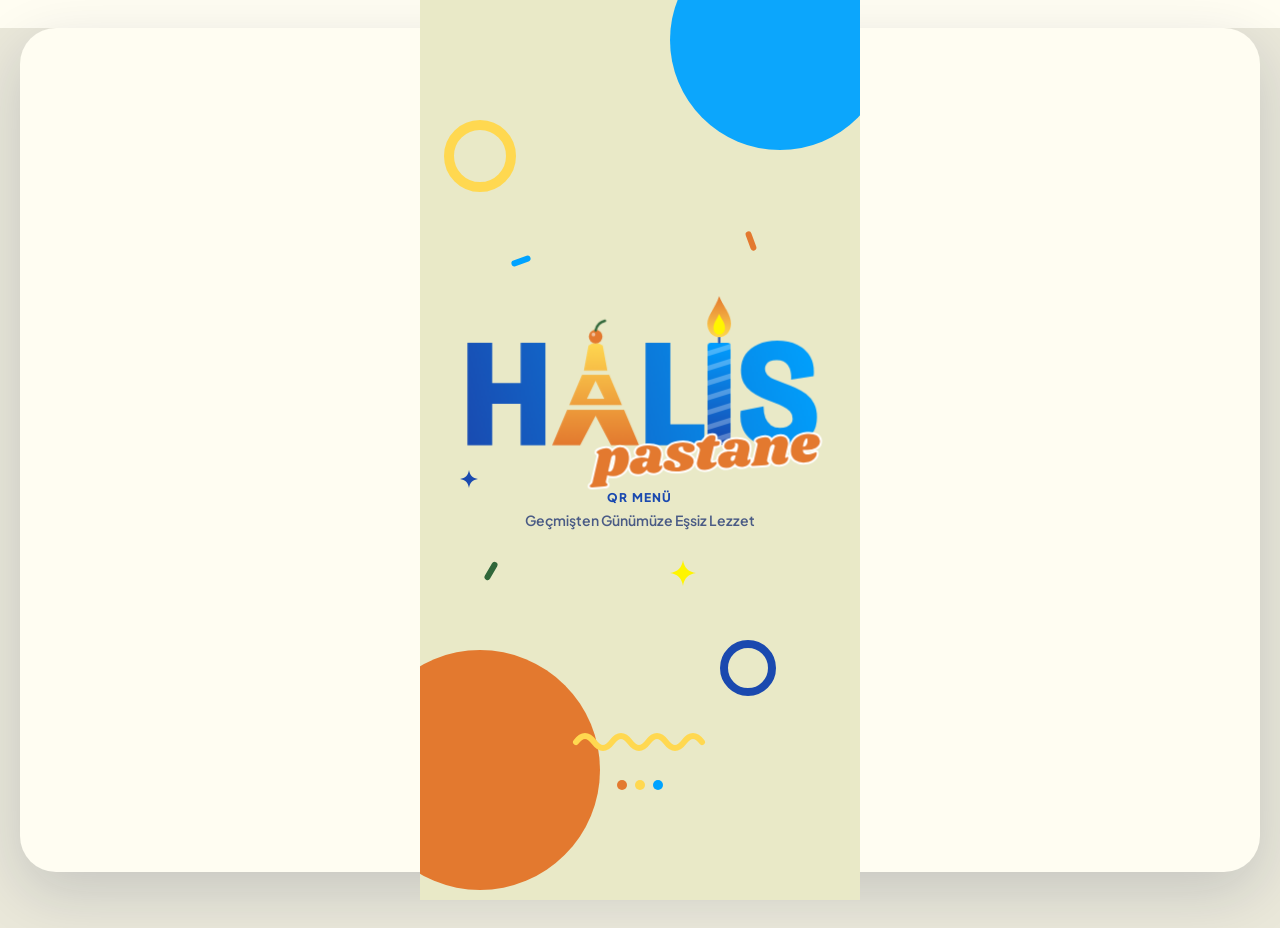
<file: index.html>
<!doctype html>
<html lang="tr">
<head>
  <meta name="robots" content="noindex, nofollow">
  <meta charset="utf-8">
  <meta name="viewport" content="width=device-width, initial-scale=1, viewport-fit=cover">
  <title>HALİS Pastane — QR Web Menü</title>
  <meta name="description" content="HALİS Pastane retro vitrin, modern akış QR Web Menüsü">
  
  <!-- PWA & Mobil Meta Etiketleri -->
  <meta name="theme-color" content="#1A49AF">
  <meta name="apple-mobile-web-app-capable" content="yes">
  <meta name="apple-mobile-web-app-status-bar-style" content="default">
  <meta name="apple-mobile-web-app-title" content="HALİS Menü">
  <link rel="manifest" href="./manifest.webmanifest">
  
  <!-- Favicon ve İkonlar -->
  <link rel="icon" type="image/svg+xml" href="./assets/ikonlar/ikon.svg">
  <link rel="icon" type="image/png" sizes="32x32" href="./assets/ikonlar/favicon-32.png">
  <link rel="apple-touch-icon" href="./assets/ikonlar/apple-touch-icon-180.png">
  
  <!-- Kritik Font Preload (Performans ve 0 Layout Shift) -->
  <link rel="preload" href="./fonts/BricolageGrotesque-VF.ttf" as="font" type="font/ttf" crossorigin>
  <link rel="preload" href="./fonts/PlusJakartaSans-VF.ttf" as="font" type="font/ttf" crossorigin>
  
  <!-- Google Fonts (latin-ext alt kümesi ile Türkçe karakterler & ₺ glifi) -->
  <link rel="preconnect" href="https://fonts.googleapis.com">
  <link rel="preconnect" href="https://fonts.gstatic.com" crossorigin>
  <link href="https://fonts.googleapis.com/css2?family=Bricolage+Grotesque:opsz,wght@12..96,700..800&family=Plus+Jakarta+Sans:wght@500..800&family=Shrikhand&display=swap&subset=latin-ext" rel="stylesheet">
  
  <!-- CSS Dosyaları (Göreli yollar) -->
  <link rel="stylesheet" href="./css/tokens.css">
  <link rel="stylesheet" href="./css/app.css">
</head>
<body>
  <!-- Uygulama Arayüz Kökü -->
  <div id="app-root"></div>

  <!-- Vanilla ES Module Giriş Noktası -->
  <script type="module" src="./js/app.js"></script>
</body>
</html>
</file>
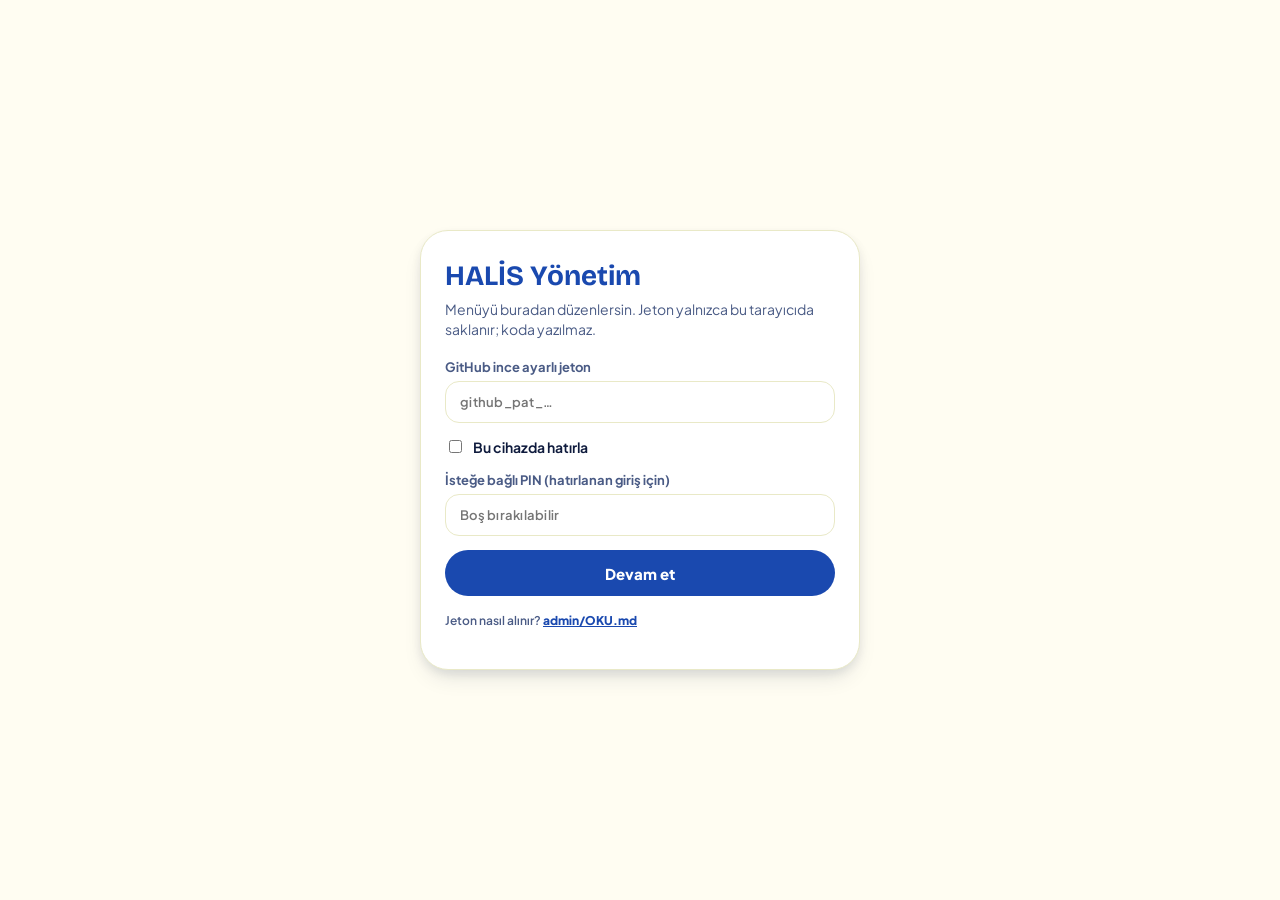
<file: admin/index.html>
<!doctype html>
<html lang="tr">
<head>
  <meta name="robots" content="noindex, nofollow">
  <meta charset="utf-8">
  <meta name="viewport" content="width=device-width, initial-scale=1, viewport-fit=cover">
  <title>HALİS — Yönetim</title>
  <meta name="theme-color" content="#1A49AF">
  <link rel="icon" type="image/svg+xml" href="../assets/ikonlar/ikon.svg">
  <link rel="preconnect" href="https://fonts.googleapis.com">
  <link rel="preconnect" href="https://fonts.gstatic.com" crossorigin>
  <link href="https://fonts.googleapis.com/css2?family=Bricolage+Grotesque:opsz,wght@12..96,700..800&family=Plus+Jakarta+Sans:wght@500..800&display=swap&subset=latin-ext" rel="stylesheet">
  <link rel="stylesheet" href="../css/tokens.css">
  <link rel="stylesheet" href="./css/admin.css">
</head>
<body>
  <div id="admin-root"></div>
  <script src="./js/qrcode.min.js"></script>
  <script type="module" src="./js/admin.js"></script>
</body>
</html>
</file>
<file: css/tokens.css>
/* HALİS Pastane — tasarım tokenları v1.0 (tokens.json ile birebir) */
/* Fontlar: Google Fonts (OFL) — latin-ext alt kümesi ŞART (İ ı Ş ş Ğ ğ ve ₺ U+20BA) */
/* <link href="https://fonts.googleapis.com/css2?family=Bricolage+Grotesque:opsz,wdth,wght@12..96,75..100,500..800&family=Plus+Jakarta+Sans:wght@500;600;700;800&family=Shrikhand&display=swap" rel="stylesheet"> */

:root {
  /* — Temel palet (kaynak) — */
  --renk-beyaz: #FFFFFF;        /* P1 White */
  --renk-sari: #FFD850;         /* P1 Yellow */
  --renk-acik-mavi: #009EFF;    /* P1 Light Blue */
  --renk-lacivert: #1A49AF;     /* P1 Dark Blue */
  --renk-limon: #FFF500;        /* P2 Shock Lemon Flash */
  --renk-plazma: #00A3FF;       /* P2 Plasma Blue Core */
  --renk-mandalina: #E3792F;    /* P3 Tangerine */
  --renk-fistik: #E9E9C7;       /* P3 Soft Pistacho */
  --renk-retro-yesil: #30673A;  /* P3 Retro Green */

  /* — Türetilmiş — */
  --renk-krem: #FFFDF2;
  --renk-fistik-50: #F4F4E3;
  --renk-gece: #0F1B3D;
  --renk-gece-800: #182A5C;
  --renk-murekkep-2: #4A5B85;
  --renk-mandalina-700: #B4561A;
  --renk-mandalina-100: #FBE3D2;
  --renk-plazma-100: #D6EEFF;
  --renk-yesil-100: #DCEBD8;
  --renk-sari-100: #FFF4C7;

  /* — Anlamsal (açık tema) — */
  --zemin: var(--renk-krem);
  --yuzey: var(--renk-beyaz);
  --yuzey-2: var(--renk-fistik-50);
  --metin: var(--renk-gece);
  --metin-2: var(--renk-murekkep-2);
  --baslik: var(--renk-lacivert);
  --vurgu: var(--renk-plazma);
  --buton-birincil: var(--renk-lacivert);
  --buton-birincil-metin: var(--renk-beyaz);
  --fiyat-zemin: var(--renk-limon);
  --fiyat-metin: var(--renk-gece);
  --kenar: var(--renk-fistik);
  --odak: var(--renk-plazma);

  /* — Kategori — */
  --kat-tatli: var(--renk-mandalina);      --kat-tatli-acik: var(--renk-mandalina-100);  --kat-tatli-metin: var(--renk-gece);
  --kat-dondurma: var(--renk-plazma);      --kat-dondurma-acik: var(--renk-plazma-100);  --kat-dondurma-metin: var(--renk-gece);
  --kat-unlu: var(--renk-sari);            --kat-unlu-acik: var(--renk-sari-100);        --kat-unlu-metin: var(--renk-retro-yesil);

  /* — Tipografi — */
  --font-baslik: 'Bricolage Grotesque', 'Plus Jakarta Sans', system-ui, sans-serif;
  --font-govde: 'Plus Jakarta Sans', system-ui, -apple-system, 'Segoe UI', sans-serif;
  --font-aksan: 'Shrikhand', 'Bricolage Grotesque', cursive;
  --fs-ekran: 40px; --fs-h1: 30px; --fs-h2: 22px; --fs-h3: 17px; --fs-govde: 15px; --fs-kucuk: 13px; --fs-etiket: 11px; --fs-fiyat: 20px; --fs-aksan: 24px;

  /* — Boşluk — */
  --b-1: 4px; --b-2: 8px; --b-3: 12px; --b-4: 16px; --b-5: 20px; --b-6: 24px; --b-8: 32px; --b-10: 40px; --b-12: 48px; --b-16: 64px;

  /* — Yarıçap — */
  --r-xs: 8px; --r-sm: 12px; --r-md: 18px; --r-lg: 24px; --r-xl: 32px; --r-kart: 28px; --r-panel: 32px; --r-tam: 999px;

  /* — Gölge — */
  --golge-1: 0 1px 2px rgba(15,27,61,.06), 0 2px 6px rgba(15,27,61,.06);
  --golge-2: 0 4px 10px rgba(15,27,61,.08), 0 12px 24px -8px rgba(15,27,61,.14);
  --golge-3: 0 10px 24px rgba(15,27,61,.10), 0 24px 48px -12px rgba(15,27,61,.22);
  --golge-tatli: 0 14px 28px -10px rgba(227,121,47,.55);
  --golge-dondurma: 0 14px 28px -10px rgba(0,163,255,.55);
  --golge-unlu: 0 14px 28px -10px rgba(214,170,30,.55);
  --golge-retro: 4px 4px 0 var(--renk-gece);

  /* — Hareket — */
  --sure-anlik: 90ms; --sure-hizli: 160ms; --sure-kisa: 220ms; --sure-orta: 350ms; --sure-uzun: 420ms; --sure-acilis: 1900ms;
  --egri-cikis: cubic-bezier(0.22, 1, 0.36, 1);
  --egri-vurgulu: cubic-bezier(0.2, 0, 0, 1);
  --egri-kapanis: cubic-bezier(0.4, 0, 0.2, 1);
  --egri-giris: cubic-bezier(0.4, 0, 1, 1);
  /* Yay eğrileri: CSS linear() ile örneklenmiş (Chrome 113+, Safari 17.2+, Firefox 112+). Desteklemeyen tarayıcıda --egri-cikis'e düşer. */
  --yay-yumusak: var(--egri-cikis);
  --yay-zipla: var(--egri-cikis);
  --yay-panel: var(--egri-cikis);
  --kademe-liste: 45ms; --kademe-metin: 40ms; --kademe-logo: 70ms;
  --basma-olcek: 0.95;

  /* — Katman — */
  --z-baslik: 20; --z-altbar: 30; --z-detay: 40; --z-toast: 50;
}
@supports (transition-timing-function: linear(0, 1)) {
  :root {
    /* sertlik 380 / sönümleme 30 / kütle 1  (≈453 ms, aşım ~%2.2) — animasyon süresi olarak 453ms verin */
    --yay-yumusak: linear(0, 0.0358, 0.1179, 0.2253, 0.3469, 0.4636, 0.5727, 0.6701, 0.7567, 0.8261, 0.8821, 0.9273, 0.9602, 0.9842, 1.0008, 1.012, 1.0182, 1.0212, 1.0219, 1.021, 1.0191, 1.0167, 1.014, 1.0115, 1.0091, 1.0069, 1.0051, 1.0036, 1.0025, 1.0015, 1.0008, 1.0003, 1);
    /* sertlik 500 / sönümleme 26 / kütle 1  (≈492 ms, aşım ~%10.5) — animasyon süresi olarak 492ms verin */
    --yay-zipla: linear(0, 0.0541, 0.1832, 0.3497, 0.5191, 0.6831, 0.8235, 0.9345, 1.0128, 1.0658, 1.0947, 1.1045, 1.1012, 1.089, 1.0721, 1.0544, 1.0368, 1.0215, 1.0095, 1.0003, 0.9941, 0.9906, 0.9891, 0.9892, 0.9903, 0.992, 0.9939, 0.9958, 0.9974, 0.9987, 0.9998, 1.0005, 1);
    /* sertlik 300 / sönümleme 28 / kütle 1  (≈510 ms, aşım ~%1.3) — animasyon süresi olarak 510ms verin */
    --yay-panel: linear(0, 0.0342, 0.1157, 0.2223, 0.3383, 0.4531, 0.5601, 0.6526, 0.7351, 0.8039, 0.86, 0.9043, 0.9384, 0.9633, 0.982, 0.995, 1.0036, 1.0089, 1.0117, 1.0127, 1.0126, 1.0118, 1.0105, 1.0091, 1.0076, 1.0062, 1.0049, 1.0038, 1.0029, 1.0021, 1.0014, 1.001, 1);
  }
}
[data-tema="koyu"] {
  --zemin: var(--renk-gece);
  --yuzey: var(--renk-gece-800);
  --yuzey-2: #1F3470;
  --metin: var(--renk-krem);
  --metin-2: #9DB0D9;
  --baslik: var(--renk-sari);
  --buton-birincil: var(--renk-sari);
  --buton-birincil-metin: var(--renk-gece);
  --kenar: #2A3F7A;
  --odak: var(--renk-limon);
  --golge-1: 0 1px 2px rgba(0,0,0,.3);
  --golge-2: 0 6px 18px rgba(0,0,0,.35);
  --golge-3: 0 16px 40px rgba(0,0,0,.45);
}
@media (prefers-reduced-motion: reduce) {
  :root { --sure-hizli: 1ms; --sure-kisa: 1ms; --sure-orta: 120ms; --sure-uzun: 120ms; --kademe-liste: 0ms; --kademe-metin: 0ms; }
}
</file>
<file: css/app.css>
/* HALİS QR Web Menü — Ana Stil Dosyası */
@import url('tokens.css');

/* Self-hosted fonts */
@font-face {
  font-family: 'Bricolage Grotesque';
  src: url('../fonts/BricolageGrotesque-VF.ttf') format('truetype');
  font-weight: 200 800;
  font-stretch: 75% 100%;
  font-display: swap;
}
@font-face {
  font-family: 'Plus Jakarta Sans';
  src: url('../fonts/PlusJakartaSans-VF.ttf') format('truetype');
  font-weight: 200 800;
  font-display: swap;
}
@font-face {
  font-family: 'Shrikhand';
  src: url('../fonts/Shrikhand-Regular.ttf') format('truetype');
  font-weight: 400;
  font-display: swap;
}

/* Reset & Global */
*, *::before, *::after {
  box-sizing: border-box;
  margin: 0;
  padding: 0;
  -webkit-tap-highlight-color: transparent;
}

html {
  background: var(--zemin);
  color: var(--metin);
  font-family: var(--font-govde);
  font-size: var(--fs-govde);
  -webkit-font-smoothing: antialiased;
  -moz-osx-font-smoothing: grayscale;
}

body {
  margin: 0;
  padding: 0;
  min-height: 100vh;
  min-height: 100dvh;
  background: var(--zemin);
}

/* Mobil çerçeve / Ana Kök */
#app-root {
  width: 100%;
  min-width: 0;
  max-width: 440px;
  min-height: 100vh;
  min-height: 100dvh;
  margin: 0 auto;
  background: var(--zemin);
  position: relative;
  overflow-x: hidden;
  display: flex;
  flex-direction: column;
}

@media (min-width: 480px) {
  body {
    background: #EAE8DA;
  }
  #app-root {
    box-shadow: 0 0 45px rgba(15, 27, 61, 0.12);
  }
}

button {
  font: inherit;
  color: inherit;
  border: 0;
  background: none;
  cursor: pointer;
  user-select: none;
}

a {
  color: inherit;
  text-decoration: none;
}

img {
  max-width: 100%;
  display: block;
}

/* Tipografi yardımcıları */
.h-ekran {
  font-family: var(--font-baslik);
  font-weight: 800;
  font-size: var(--fs-ekran);
  line-height: 1;
  letter-spacing: -0.02em;
  font-variation-settings: 'wdth' 92;
}

.h1 {
  font-family: var(--font-baslik);
  font-weight: 800;
  font-size: var(--fs-h1);
  line-height: 1.05;
  letter-spacing: -0.015em;
  font-variation-settings: 'wdth' 92;
}

.h2 {
  font-family: var(--font-baslik);
  font-weight: 700;
  font-size: var(--fs-h2);
  line-height: 1.15;
}

.h3 {
  font-family: var(--font-baslik);
  font-weight: 700;
  font-size: var(--fs-h3);
  line-height: 1.2;
}

.kucuk {
  font-size: var(--fs-kucuk);
  font-weight: 600;
  line-height: 1.4;
  color: var(--metin-2);
}

.etiket {
  font-size: var(--fs-etiket);
  font-weight: 800;
  letter-spacing: 0.08em;
  text-transform: uppercase;
}

.vurgu-etiket {
  color: var(--renk-mandalina-700);
}

.aksan {
  font-family: var(--font-aksan);
  font-size: var(--fs-aksan);
  line-height: 1;
}

/* İkonlar */
.ikon {
  width: 22px;
  height: 22px;
  stroke: currentColor;
  fill: none;
  stroke-width: 2.2;
  stroke-linecap: round;
  stroke-linejoin: round;
  flex: none;
  display: inline-block;
  vertical-align: middle;
}

/* Buton basma mikromimikleri */
.buton, .ikon-buton, .arti, .cip, .kart, .renk-kart, .secim, .satir, .segment button {
  transition: transform var(--sure-anlik) var(--egri-cikis), filter var(--sure-anlik) ease;
}

.buton:active, .ikon-buton:active, .arti:active, .kart:active, .renk-kart:active, .secim:active, .satir:active {
  transform: scale(0.95);
  filter: brightness(0.95);
}

/* Odak halkası */
:focus-visible {
  outline: 3px solid var(--odak);
  outline-offset: 2px;
}

/* Ekran & Kaydırma Taşıyıcı */
.ekran {
  position: relative;
  width: 100%;
  min-height: 100vh;
  min-height: 100dvh;
  display: flex;
  flex-direction: column;
  background: var(--zemin);
  overflow-x: hidden;
}

.kaydir {
  flex: 1;
  width: 100%;
  overflow-y: auto;
  overflow-x: hidden;
  -webkit-overflow-scrolling: touch;
  padding-bottom: 96px;
}

/* Üst Başlık Çubuğu */
.ust {
  position: sticky;
  top: 0;
  left: 0;
  right: 0;
  height: 64px;
  padding: 10px 16px;
  display: flex;
  align-items: center;
  gap: 8px;
  z-index: var(--z-baslik);
  transition: background 200ms ease, box-shadow 200ms ease;
}

.ust.seffaf {
  position: absolute;
  background: transparent !important;
}

.ust.gecis-arka {
  background: linear-gradient(var(--zemin) 75%, transparent);
}

.ust.kaydirilmis {
  background: rgba(255, 253, 242, 0.95);
  backdrop-filter: blur(12px);
  -webkit-backdrop-filter: blur(12px);
  box-shadow: 0 4px 16px rgba(15, 27, 61, 0.06);
}

.ust .logo {
  height: 34px;
  display: block;
}

.ust .bosluk {
  flex: 1;
}

.ikon-buton {
  width: 44px;
  height: 44px;
  border-radius: var(--r-tam);
  display: grid;
  place-items: center;
  background: var(--yuzey);
  box-shadow: var(--golge-1);
  color: var(--metin);
  position: relative;
  flex-shrink: 0;
}

.ikon-buton.koyu {
  background: var(--renk-gece);
  color: #fff;
}

.ikon-buton.cam {
  background: rgba(255, 255, 255, 0.92);
  color: var(--renk-gece);
  backdrop-filter: blur(8px);
  -webkit-backdrop-filter: blur(8px);
}

.ikon-buton .nokta {
  position: absolute;
  top: 9px;
  right: 10px;
  width: 9px;
  height: 9px;
  border-radius: 50%;
  background: var(--renk-mandalina);
  border: 2px solid var(--yuzey);
}

/* Çipler */
.cipler-kapsayici {
  position: relative;
  width: 100%;
}

.cipler {
  display: flex;
  gap: 8px;
  padding: 4px 16px;
  overflow-x: auto;
  scrollbar-width: none;
  -webkit-overflow-scrolling: touch;
  scroll-behavior: smooth;
  position: relative;
}

.cipler::-webkit-scrollbar {
  display: none;
}

.cipler::after {
  content: '';
  flex: none;
  width: 8px;
}

.cip {
  height: 40px;
  padding: 0 16px 0 12px;
  border-radius: var(--r-tam);
  display: inline-flex;
  align-items: center;
  gap: 8px;
  background: var(--yuzey);
  box-shadow: inset 0 0 0 1.5px var(--kenar);
  font-weight: 700;
  font-size: 14px;
  white-space: nowrap;
  color: var(--metin);
  flex-shrink: 0;
  position: relative;
  z-index: 2;
}

.cip .renk {
  width: 12px;
  height: 12px;
  border-radius: 50%;
  flex-shrink: 0;
}

.cip.secili {
  background: var(--renk-gece);
  color: #fff;
  box-shadow: var(--golge-2);
}

.cip .sayi {
  font-size: 11px;
  font-weight: 800;
  padding: 2px 7px;
  border-radius: 99px;
  background: var(--yuzey-2);
  color: var(--metin-2);
}

.cip.secili .sayi {
  background: rgba(255, 255, 255, 0.18);
  color: #fff;
}

/* Kategori sayfasındaki kayan hap çip arka planı */
.kat-cipler {
  position: relative;
  z-index: 10;
}

/* Fiyat etiketi (Shock Lemon çıkartma) */
.fiyat {
  display: inline-flex;
  align-items: center;
  height: 32px;
  padding: 0 12px;
  border-radius: var(--r-sm);
  background: var(--fiyat-zemin);
  color: var(--fiyat-metin);
  font-family: var(--font-baslik);
  font-weight: 800;
  font-size: var(--fs-fiyat);
  font-variant-numeric: tabular-nums;
  letter-spacing: -0.01em;
  box-shadow: 2px 2px 0 var(--renk-gece);
  transform: rotate(-2deg);
  white-space: nowrap;
}

.fiyat.kucuk-f {
  height: 26px;
  font-size: 16px;
  padding: 0 9px;
  border-radius: 9px;
}

.fiyat.buyuk {
  height: 44px;
  font-size: 28px;
  padding: 0 16px;
  border-radius: 14px;
  box-shadow: 3px 3px 0 var(--renk-gece);
}

.fiyat.duz {
  transform: none;
  box-shadow: none;
}

/* Rozetler */
.rozet {
  display: inline-flex;
  align-items: center;
  gap: 4px;
  height: 24px;
  padding: 0 10px;
  border-radius: var(--r-tam);
  font-size: 11px;
  font-weight: 800;
  letter-spacing: 0.04em;
  text-transform: uppercase;
  white-space: nowrap;
}

.rozetler {
  display: flex;
  gap: 6px;
  flex-wrap: wrap;
}

/* Butonlar */
.buton {
  height: 52px;
  padding: 0 22px;
  border-radius: var(--r-tam);
  display: inline-flex;
  align-items: center;
  justify-content: center;
  gap: 10px;
  font-weight: 800;
  font-size: 16px;
  letter-spacing: 0.005em;
  white-space: nowrap;
}

.buton.birincil {
  background: var(--buton-birincil);
  color: var(--buton-birincil-metin);
  box-shadow: 0 10px 20px -8px rgba(26, 73, 175, 0.6);
}

.buton.ikincil {
  background: var(--renk-sari);
  color: var(--renk-gece);
  box-shadow: 3px 3px 0 var(--renk-gece);
}

.buton.hayalet {
  background: transparent;
  color: var(--baslik);
  box-shadow: inset 0 0 0 2px currentColor;
}

.buton.genis {
  width: 100%;
}

.buton .ayrac {
  width: 1.5px;
  height: 20px;
  background: currentColor;
  opacity: 0.35;
}

/* Ürün görseli tabak & kare */
.tabak {
  border-radius: 50%;
  overflow: hidden;
  background: var(--renk-fistik);
  box-shadow: 0 0 0 6px #fff, var(--golge-3);
  position: relative;
  flex-shrink: 0;
}

.tabak img {
  width: 100%;
  height: 100%;
  object-fit: cover;
  transform: scale(1.22);
  display: block;
  pointer-events: none;
}

.kare-gorsel {
  border-radius: var(--r-lg);
  overflow: hidden;
  background: var(--renk-fistik);
  position: relative;
}

.kare-gorsel img {
  width: 100%;
  height: 100%;
  object-fit: cover;
  display: block;
  transform: scale(1.12);
  pointer-events: none;
}

/* Ürün kartı (2 Sütun Izgara) */
.izgara {
  display: grid;
  grid-template-columns: 1fr 1fr;
  gap: 14px;
  padding: 0 16px;
}

.kart {
  background: var(--yuzey);
  border-radius: var(--r-kart);
  padding: 8px 8px 12px;
  box-shadow: var(--golge-2);
  position: relative;
  display: flex;
  flex-direction: column;
  cursor: pointer;
}

.kart .kare-gorsel {
  aspect-ratio: 1;
  border-radius: 22px;
  width: 100%;
}

.kart .govde {
  padding: 10px 6px 0;
  display: flex;
  flex-direction: column;
  flex: 1;
}

.kart .ad {
  font-family: var(--font-baslik);
  font-weight: 800;
  font-size: 16px;
  line-height: 1.15;
  letter-spacing: -0.01em;
}

.kart .alt {
  display: flex;
  align-items: center;
  justify-content: space-between;
  margin-top: auto;
  padding-top: 10px;
}

.kart .rozetler {
  position: absolute;
  top: 14px;
  left: 14px;
  z-index: 2;
}

.arti {
  width: 36px;
  height: 36px;
  border-radius: 50%;
  background: var(--renk-gece);
  color: #fff;
  display: grid;
  place-items: center;
  flex-shrink: 0;
}

.arti .ikon {
  width: 18px;
  height: 18px;
  stroke-width: 2.8;
}

/* Satır kartı (Çok satanlar) */
.satir {
  display: flex;
  gap: 12px;
  align-items: center;
  background: var(--yuzey);
  border-radius: 22px;
  padding: 8px;
  box-shadow: var(--golge-1);
  cursor: pointer;
}

.satir .kare-gorsel {
  width: 76px;
  height: 76px;
  border-radius: 16px;
  flex: none;
}

.satir .ic {
  flex: 1;
  min-width: 0;
}

.satir .ad {
  font-family: var(--font-baslik);
  font-weight: 800;
  font-size: 16px;
  color: var(--metin);
}

/* Kategori kartı (Snap Carousel) */
.karusel {
  display: flex;
  gap: 12px;
  padding: 12px 16px;
  overflow-x: auto;
  scroll-snap-type: x mandatory;
  scrollbar-width: none;
  -webkit-overflow-scrolling: touch;
}

.karusel::-webkit-scrollbar {
  display: none;
}

.renk-kart {
  flex: none;
  width: 168px;
  height: 212px;
  border-radius: var(--r-kart);
  padding: 14px;
  position: relative;
  overflow: hidden;
  color: var(--renk-gece);
  scroll-snap-align: center;
  cursor: pointer;
  box-shadow: var(--golge-2);
}

.renk-kart .tabak {
  width: 112px;
  height: 112px;
  margin: 4px auto 0;
  box-shadow: 0 0 0 5px rgba(255, 255, 255, 0.9), 0 12px 20px -8px rgba(15, 27, 61, 0.35);
}

.renk-kart .ad {
  font-family: var(--font-baslik);
  font-weight: 800;
  font-size: 19px;
  line-height: 1.05;
  margin-top: 16px;
  letter-spacing: -0.01em;
}

.renk-kart .sayi {
  font-size: 12px;
  font-weight: 700;
  opacity: 0.8;
  margin-top: 3px;
}

.renk-kart .ok {
  position: absolute;
  right: 12px;
  bottom: 12px;
  width: 34px;
  height: 34px;
  border-radius: 50%;
  background: var(--renk-gece);
  color: #fff;
  display: grid;
  place-items: center;
}

.renk-kart .ok .ikon {
  width: 16px;
  height: 16px;
  stroke-width: 2.8;
}

.noktalar {
  display: flex;
  gap: 6px;
  justify-content: center;
  align-items: center;
  margin-top: 8px;
}

.noktalar i {
  width: 6px;
  height: 6px;
  border-radius: 3px;
  background: var(--kenar);
  display: block;
  transition: width var(--sure-orta) var(--egri-cikis), background var(--sure-kisa) ease;
}

.noktalar i.aktif {
  width: 20px;
  background: var(--renk-plazma);
}

/* Haftanın seçimi Hero Kartı */
.secim {
  margin: 0 16px;
  height: 196px;
  border-radius: var(--r-kart);
  background: var(--yuzey);
  box-shadow: var(--golge-3);
  position: relative;
  overflow: hidden;
  display: flex;
  cursor: pointer;
}

.secim .sol {
  padding: 18px 0 18px 20px;
  flex: 1;
  display: flex;
  flex-direction: column;
  z-index: 1;
}

.secim .tabak {
  position: absolute;
  right: -26px;
  top: 18px;
  width: 196px;
  height: 196px;
}

/* Kategori Başlık Bandı */
.kat-bant {
  position: relative;
  height: 250px;
  border-radius: 0 0 36px 36px;
  overflow: hidden;
  box-shadow: var(--golge-2);
}

.kat-bant .kat-baslik {
  position: absolute;
  left: 20px;
  top: 92px;
}

/* Ürün Detay Ekranı */
.detay-ekran {
  position: absolute;
  inset: 0;
  display: flex;
  flex-direction: column;
  overflow: hidden;
  z-index: var(--z-detay);
}

.detay-ust {
  position: absolute;
  left: 0;
  right: 0;
  top: 0;
  height: 520px;
  overflow: hidden;
  transform-origin: 50% 0;
}

.detay-tabak-alani {
  position: absolute;
  left: 0;
  right: 0;
  top: 92px;
  display: flex;
  justify-content: center;
  align-items: center;
  touch-action: pan-y;
}

.detay-tabak {
  width: 300px;
  height: 300px;
  box-shadow: 0 0 0 8px rgba(255, 255, 255, 0.95), 0 30px 50px -18px rgba(15, 27, 61, 0.5);
  cursor: grab;
  user-select: none;
  touch-action: pan-y;
  will-change: transform, opacity;
}

.detay-butonlar {
  position: absolute;
  left: 16px;
  right: 16px;
  top: 14px;
  display: flex;
  align-items: center;
  gap: 8px;
  z-index: 15;
}

.detay-baslik-gizli {
  margin-left: 6px;
  flex: 1;
  font-family: var(--font-baslik);
  font-weight: 800;
  font-size: 18px;
  white-space: nowrap;
  overflow: hidden;
  text-overflow: ellipsis;
  opacity: 0;
  transition: opacity 160ms ease;
}

/* Kayar Panel */
.panel {
  position: absolute;
  left: 0;
  right: 0;
  top: 452px;
  bottom: 0;
  background: var(--yuzey);
  border-radius: var(--r-panel) var(--r-panel) 0 0;
  padding: 26px 20px 100px;
  box-shadow: 0 -10px 30px -12px rgba(15, 27, 61, 0.2);
  overflow-y: auto;
  -webkit-overflow-scrolling: touch;
  scrollbar-width: none;
  -ms-overflow-style: none;
}

.panel::-webkit-scrollbar {
  display: none;
}

.tutamac {
  position: sticky;
  top: -16px;
  width: 40px;
  height: 5px;
  margin: -16px auto 16px;
  border-radius: 3px;
  background: var(--kenar);
  z-index: 5;
}

.segment {
  display: flex;
  padding: 4px;
  border-radius: var(--r-tam);
  background: var(--yuzey-2);
  gap: 4px;
}

.segment button {
  flex: 1;
  height: 40px;
  border-radius: var(--r-tam);
  font-weight: 800;
  font-size: 13px;
  display: flex;
  flex-direction: column;
  align-items: center;
  justify-content: center;
  line-height: 1.1;
  color: var(--metin-2);
}

.segment button small {
  font-size: 11px;
  font-weight: 700;
  opacity: 0.8;
}

.segment button.secili {
  background: var(--yuzey);
  color: var(--metin);
  box-shadow: var(--golge-1);
}

.alerjen {
  display: inline-flex;
  align-items: center;
  gap: 6px;
  height: 32px;
  padding: 0 12px 0 6px;
  border-radius: var(--r-tam);
  background: var(--yuzey-2);
  font-size: 13px;
  font-weight: 700;
}

.alerjen b {
  width: 22px;
  height: 22px;
  border-radius: 50%;
  display: grid;
  place-items: center;
  font-size: 12px;
  background: var(--renk-mandalina-100);
  color: var(--renk-mandalina-700);
}

.cta-sabit {
  position: absolute;
  left: 0;
  right: 0;
  bottom: 0;
  padding: 14px 20px 24px;
  background: linear-gradient(to top, var(--yuzey) 75%, rgba(255, 255, 255, 0));
  z-index: 25;
}

/* Alt Bar (Floating Pill) */
.altbar {
  position: fixed;
  bottom: 16px;
  left: 50%;
  transform: translateX(-50%);
  width: calc(100% - 28px);
  max-width: 412px;
  height: 68px;
  border-radius: 26px;
  background: var(--renk-gece);
  display: flex;
  align-items: center;
  justify-content: space-around;
  padding: 0 8px;
  z-index: var(--z-altbar);
  box-shadow: 0 16px 30px -10px rgba(15, 27, 61, 0.55);
}

.altbar button {
  display: flex;
  flex-direction: column;
  align-items: center;
  gap: 3px;
  color: rgba(255, 255, 255, 0.62);
  font-size: 11px;
  font-weight: 700;
  width: 72px;
  position: relative;
}

.altbar button.aktif {
  color: var(--renk-limon);
}

.altbar button.aktif::after {
  content: '';
  position: absolute;
  bottom: -9px;
  width: 5px;
  height: 5px;
  border-radius: 50%;
  background: var(--renk-limon);
}

.altbar .sepet-sayi {
  position: absolute;
  top: -4px;
  right: 14px;
  min-width: 18px;
  height: 18px;
  border-radius: 9px;
  background: var(--renk-mandalina);
  color: var(--renk-gece);
  font-size: 11px;
  font-weight: 800;
  display: grid;
  place-items: center;
  padding: 0 4px;
}

/* Bölüm Başlığı */
.bolum-baslik {
  display: flex;
  align-items: baseline;
  justify-content: space-between;
  padding: 0 16px;
}

.bolum-baslik a {
  font-size: 13px;
  font-weight: 800;
  color: var(--renk-lacivert);
  text-decoration: none;
}

/* Dekoratif öğeler */
.deko {
  position: absolute;
  pointer-events: none;
  user-select: none;
}

/* Bildirim (Toast) */
.toast {
  position: fixed;
  bottom: 96px;
  left: 50%;
  transform: translateX(-50%);
  width: calc(100% - 40px);
  max-width: 380px;
  display: flex;
  align-items: center;
  gap: 12px;
  background: var(--renk-gece);
  color: #fff;
  border-radius: 999px;
  padding: 10px 18px 10px 10px;
  font-weight: 700;
  box-shadow: var(--golge-3);
  z-index: var(--z-toast);
  pointer-events: none;
}

.toast .tabak {
  width: 40px;
  height: 40px;
  box-shadow: 0 0 0 3px #fff;
}

/* Açılış (Splash) Ekranı */
.splash-ekran {
  position: fixed;
  inset: 0;
  max-width: 440px;
  margin: 0 auto;
  background: var(--renk-fistik);
  z-index: 100;
  overflow: hidden;
  display: flex;
  flex-direction: column;
}

.splash-logo-sahne {
  position: absolute;
  left: 36px;
  right: 36px;
  top: 290px;
}

.splash-logo-sahne svg {
  width: 100%;
  height: auto;
  overflow: visible;
}

.splash-karsilama {
  position: absolute;
  left: 0;
  right: 0;
  top: 490px;
  text-align: center;
}

.splash-yukleniyor {
  position: absolute;
  left: 0;
  right: 0;
  bottom: 110px;
  display: flex;
  justify-content: center;
  gap: 8px;
}

.splash-yukleniyor i {
  width: 10px;
  height: 10px;
  border-radius: 5px;
  display: block;
}

/* View Transitions CSS Tanımları */
::view-transition-group(urun-zemin) {
  animation-duration: 350ms;
  animation-timing-function: cubic-bezier(0.2, 0, 0, 1);
}

::view-transition-group(urun-tabak) {
  animation-duration: 420ms;
  animation-timing-function: var(--yay-yumusak);
}

::view-transition-old(root) {
  animation: 200ms cubic-bezier(0.4, 0, 1, 1) both kaybol;
}

::view-transition-new(root) {
  animation: 260ms cubic-bezier(0.22, 1, 0.36, 1) both belire;
}

@keyframes kaybol {
  to {
    opacity: 0;
    transform: scale(0.96);
  }
}

@keyframes belire {
  from {
    opacity: 0;
    transform: scale(1.02);
  }
  to {
    opacity: 1;
    transform: scale(1);
  }
}

/* Erişilebilirlik (prefers-reduced-motion) */
@media (prefers-reduced-motion: reduce) {
  *, *::before, *::after {
    animation-duration: 0.01ms !important;
    animation-iteration-count: 1 !important;
    transition-duration: 0.01ms !important;
  }
  ::view-transition-group(*),
  ::view-transition-old(*),
  ::view-transition-new(*) {
    animation: none !important;
  }
}

/* ========================================================
   AŞAMA 2: ARAMA, KOYU TEMA, TABLET & MASAÜSTÜ DÜZENLERİ
   ======================================================== */

/* Arama Kutusu ve Vurgular */
.arama-kutu {
  height: 50px;
  border-radius: var(--r-tam);
  background: var(--yuzey);
  box-shadow: inset 0 0 0 2px var(--renk-plazma), 0 0 0 4px rgba(0, 163, 255, 0.16);
  display: flex;
  align-items: center;
  gap: 10px;
  padding: 0 8px 0 16px;
  font-weight: 700;
  font-size: 15px;
  color: var(--metin);
  position: relative;
  transition: box-shadow var(--sure-hizli) ease;
}

.arama-kutu:focus-within {
  box-shadow: inset 0 0 0 2px var(--renk-plazma), 0 0 0 6px rgba(0, 163, 255, 0.25);
}

.arama-kutu input {
  border: none;
  background: transparent;
  color: var(--metin);
  font-family: inherit;
  font-size: 15px;
  font-weight: 600;
  outline: none;
  width: 100%;
  flex: 1;
}

.arama-kutu input::placeholder {
  color: var(--metin-2);
  opacity: 0.7;
}

.arama-kutu input::-webkit-search-cancel-button {
  display: none;
}

.imlec {
  display: inline-block;
  width: 2px;
  height: 20px;
  background: var(--renk-plazma);
  margin-left: 1px;
  vertical-align: middle;
}

mark {
  background: var(--renk-limon);
  color: var(--renk-gece);
  border-radius: 4px;
  padding: 0 3px;
  font-weight: 800;
}

/* Koyu Tema Ayarlamaları (data-tema="koyu") */
[data-tema="koyu"] body {
  background: #080E21;
}

[data-tema="koyu"] .altbar {
  background: #22367A;
  box-shadow: 0 16px 30px -10px rgba(0, 0, 0, 0.7);
}

[data-tema="koyu"] .altbar button.aktif {
  color: var(--renk-limon);
}

[data-tema="koyu"] .altbar button.aktif::after {
  background: var(--renk-limon);
}

[data-tema="koyu"] .cip.secili {
  background: var(--renk-sari);
  color: var(--renk-gece);
}

[data-tema="koyu"] .cip.secili .sayi {
  background: rgba(15, 27, 61, 0.15);
  color: var(--renk-gece);
}

[data-tema="koyu"] .arti {
  background: var(--renk-sari);
  color: var(--renk-gece);
}

[data-tema="koyu"] .bolum-baslik a {
  color: var(--renk-plazma);
}

[data-tema="koyu"] .vurgu-etiket {
  color: var(--renk-mandalina);
}

[data-tema="koyu"] .ust.kaydirilmis {
  background: rgba(15, 27, 61, 0.95);
  backdrop-filter: blur(12px);
  -webkit-backdrop-filter: blur(12px);
  box-shadow: 0 4px 16px rgba(0, 0, 0, 0.45);
}

[data-tema="koyu"] .cta-sabit {
  background: linear-gradient(to top, var(--yuzey) 75%, rgba(24, 42, 92, 0));
}

[data-tema="koyu"] .ikon-buton.cam {
  background: rgba(24, 42, 92, 0.92);
  color: var(--renk-krem);
}

[data-tema="koyu"] .toast {
  background: #182A5C;
  color: var(--renk-krem);
  box-shadow: 0 12px 36px rgba(0, 0, 0, 0.5);
}

/* Tablet Düzeni (600px - 1023px) */
@media (min-width: 600px) {
  body {
    background: #EAE8DA;
  }
  
  [data-tema="koyu"] body {
    background: #080E21;
  }

  #app-root {
    max-width: 820px;
    box-shadow: 0 0 50px rgba(15, 27, 61, 0.12);
    border-radius: 28px;
    margin: 20px auto;
    min-height: calc(100vh - 40px);
    min-height: calc(100dvh - 40px);
    overflow: hidden;
  }

  .izgara {
    grid-template-columns: repeat(3, 1fr);
    gap: 16px;
    padding: 0 24px;
  }

  .secim {
    margin: 0 24px;
    height: 210px;
  }

  .secim .tabak {
    right: 0;
    width: 210px;
    height: 210px;
  }

  .bolum-baslik {
    padding: 0 24px;
  }

  .cipler {
    padding: 4px 24px;
  }

  .kat-bant {
    border-radius: 0 0 40px 40px;
  }

  .altbar {
    width: 440px;
    max-width: 90%;
    left: 50%;
    transform: translateX(-50%);
  }

  .arama-ekran .kaydir,
  .bilgi-ekran .kaydir,
  .listem-ekran .kaydir {
    padding-left: 12px;
    padding-right: 12px;
  }
}

/* Masaüstü Düzeni (1024px ve üzeri) */
@media (min-width: 1024px) {
  #app-root {
    max-width: 1240px;
    margin: 28px auto;
    min-height: calc(100vh - 56px);
    min-height: calc(100dvh - 56px);
    border-radius: 36px;
    box-shadow: 0 20px 60px rgba(15, 27, 61, 0.16);
  }

  .ust {
    height: 72px;
    padding: 14px 36px;
  }

  .ust .logo {
    height: 38px;
  }

  .izgara {
    grid-template-columns: repeat(3, 1fr);
    gap: 20px;
    padding: 0 36px;
  }

  .kart {
    padding: 10px 10px 14px;
  }

  .secim {
    margin: 0 36px;
    height: 230px;
  }

  .secim .tabak {
    width: 240px;
    height: 240px;
    right: 10px;
  }

  .bolum-baslik {
    padding: 0 36px;
  }

  .cipler {
    padding: 4px 36px;
  }

  .altbar {
    width: 480px;
    height: 72px;
    bottom: 24px;
    border-radius: 30px;
  }

  .kaydir {
    padding-bottom: 120px;
  }

  /* Arama, Listem ve Bilgi sayfalarında masaüstü genişletilmiş okuma alanı */
  .arama-ekran .kaydir,
  .bilgi-ekran .kaydir,
  .listem-ekran .kaydir {
    max-width: 900px;
    margin: 0 auto;
    padding-left: 20px;
    padding-right: 20px;
  }
}


/* ——— v3: dil, tükendi, açık/kapalı, ekstra, özel pasta ——— */
.dil-buton {
  font-weight: 800;
  font-size: 12px;
  letter-spacing: .04em;
  min-width: 40px;
}
.kart.tukendi, .satir.tukendi { opacity: .82; }
.tukendi-ortu {
  position: absolute;
  inset: 0;
  display: grid;
  place-items: center;
  background: rgba(15,27,61,.45);
  color: #fff;
  font-weight: 800;
  font-size: 13px;
  letter-spacing: .02em;
  border-radius: inherit;
}
.kare-gorsel { position: relative; }
.tukendi-ortu.kucuk-ortu { font-size: 10px; }
.tukendi-rozet { background: var(--renk-gece); color: var(--renk-limon); }
.tukendi-mini {
  font-size: 11px;
  font-weight: 800;
  color: var(--renk-mandalina-700);
  white-space: nowrap;
}
.ornek-etiket { font-weight: 700; font-size: 10px; opacity: .75; margin-left: 4px; }
.durum-acik { background: var(--renk-yesil-100); color: var(--renk-retro-yesil); }
.durum-yakinda { background: var(--renk-sari-100); color: var(--renk-mandalina-700); }
.durum-kapali { background: var(--yuzey-2); color: var(--metin-2); }
.etiket.durum-acik, .etiket.durum-yakinda, .etiket.durum-kapali { padding: 4px 8px; border-radius: 999px; }
.ekstra-liste { display: flex; flex-direction: column; gap: 8px; }
.ekstra-satir {
  display: flex;
  align-items: center;
  gap: 10px;
  background: var(--yuzey-2);
  border-radius: 14px;
  padding: 10px 12px;
  font-weight: 650;
  cursor: pointer;
}
.ekstra-satir input { width: 18px; height: 18px; accent-color: var(--renk-lacivert); }
.ekstra-satir span:nth-child(2) { flex: 1; }
.ozel-pasta-cta {
  display: flex;
  gap: 14px;
  align-items: center;
  background: var(--yuzey);
  border: 1px solid var(--kenar);
  border-radius: var(--r-kart);
  padding: 16px 18px;
  box-shadow: var(--golge-1);
  text-decoration: none;
  color: inherit;
}
.ozel-pasta-cta strong { display: block; font-family: var(--font-baslik); font-size: 16px; color: var(--baslik); }
.ozel-pasta-cta small { display: block; margin-top: 4px; color: var(--metin-2); font-size: 13px; line-height: 1.4; }
.ozel-form { display: flex; flex-direction: column; gap: 12px; }
.ozel-form label { display: flex; flex-direction: column; gap: 6px; font-size: 13px; font-weight: 700; color: var(--metin-2); }
.ozel-form input, .ozel-form textarea {
  border: 1px solid var(--kenar);
  border-radius: 14px;
  padding: 12px 14px;
  font: inherit;
  font-weight: 600;
  color: var(--metin);
  background: var(--yuzey);
}
.uyari-kutu {
  background: var(--renk-sari-100);
  color: var(--renk-gece);
  border-radius: 16px;
  padding: 12px 14px;
  font-size: 13px;
  font-weight: 650;
  margin-bottom: 14px;
}
button.buton:disabled, button.buton[disabled] {
  opacity: .6;
  cursor: not-allowed;
}
</file>
<file: admin/css/admin.css>
*, *::before, *::after { box-sizing: border-box; }
html, body { margin: 0; min-height: 100%; background: var(--zemin); color: var(--metin); font-family: var(--font-govde); }
button, input, select, textarea { font: inherit; }
button { cursor: pointer; border: 0; background: none; }
a { color: var(--baslik); }

#admin-root { min-height: 100vh; }

.giris-sarici {
  min-height: 100vh;
  display: grid;
  place-items: center;
  padding: 24px 16px;
}
.giris-kart {
  width: 100%;
  max-width: 440px;
  background: var(--yuzey);
  border-radius: 28px;
  padding: 28px 24px;
  box-shadow: var(--golge-2);
  border: 1px solid var(--kenar);
}
.giris-kart h1 {
  font-family: var(--font-baslik);
  font-size: 28px;
  margin: 0 0 6px;
  color: var(--baslik);
}
.giris-kart .alt { color: var(--metin-2); font-size: 14px; margin-bottom: 20px; line-height: 1.45; }
.alan { display: flex; flex-direction: column; gap: 6px; margin-bottom: 14px; font-size: 13px; font-weight: 700; color: var(--metin-2); }
.alan input, .alan select, .alan textarea, .kutu {
  border: 1px solid var(--kenar);
  border-radius: 14px;
  padding: 12px 14px;
  font-weight: 600;
  color: var(--metin);
  background: var(--yuzey);
  width: 100%;
}
.alan input[type="password"], .alan input[type="text"] { letter-spacing: 0.02em; }
.satir-secim { display: flex; align-items: center; gap: 8px; font-weight: 650; font-size: 14px; color: var(--metin); margin: 8px 0 16px; }
.btn {
  display: inline-flex; align-items: center; justify-content: center; gap: 8px;
  height: 46px; padding: 0 18px; border-radius: 999px; font-weight: 800; font-size: 15px;
}
.btn-ana { background: var(--buton-birincil); color: var(--buton-birincil-metin); width: 100%; }
.btn-ikincil { background: var(--yuzey-2); color: var(--metin); }
.btn-tehlike { background: #fde8e4; color: #9b2c14; }
.btn-hayalet { background: transparent; color: var(--metin-2); }
.btn:disabled { opacity: .55; cursor: not-allowed; }
.hata { background: #fde8e4; color: #9b2c14; border-radius: 12px; padding: 10px 12px; font-size: 13px; font-weight: 650; margin-bottom: 12px; }
.ok { background: var(--renk-yesil-100); color: var(--renk-retro-yesil); border-radius: 12px; padding: 10px 12px; font-size: 13px; font-weight: 650; margin-bottom: 12px; }
.uyari { background: var(--renk-sari-100); color: var(--renk-gece); border-radius: 12px; padding: 10px 12px; font-size: 13px; font-weight: 650; margin-bottom: 12px; }
.kucuk { font-size: 12px; color: var(--metin-2); font-weight: 600; line-height: 1.45; }
.kucuk a { font-weight: 800; }

.kabuk { display: grid; grid-template-columns: 220px 1fr; min-height: 100vh; }
.yan {
  background: var(--renk-lacivert);
  color: #fff;
  padding: 22px 14px;
  position: sticky; top: 0; height: 100vh;
  display: flex; flex-direction: column; gap: 6px;
}
.yan .logo { font-family: var(--font-baslik); font-size: 22px; padding: 4px 10px 16px; }
.yan button, .yan a {
  color: #fff; text-align: left; padding: 10px 12px; border-radius: 12px;
  font-weight: 700; text-decoration: none; display: block;
}
.yan button.aktif, .yan a.aktif { background: rgba(255,255,255,.16); }
.yan .alt-yan { margin-top: auto; display: flex; flex-direction: column; gap: 6px; }
.ustcuk {
  display: flex; align-items: center; gap: 12px; padding: 16px 22px;
  border-bottom: 1px solid var(--kenar); background: var(--yuzey); position: sticky; top: 0; z-index: 5;
}
.ustcuk h2 { margin: 0; flex: 1; font-family: var(--font-baslik); font-size: 22px; color: var(--baslik); }
.icerik { padding: 22px; max-width: 1100px; }

.araclar { display: flex; flex-wrap: wrap; gap: 10px; margin-bottom: 16px; align-items: center; }
.tablo { width: 100%; border-collapse: collapse; background: var(--yuzey); border-radius: 20px; overflow: hidden; box-shadow: var(--golge-1); }
.tablo th, .tablo td { text-align: left; padding: 10px 12px; border-bottom: 1px solid var(--kenar); font-size: 14px; }
.tablo th { font-size: 12px; text-transform: uppercase; letter-spacing: .04em; color: var(--metin-2); }
.tablo img { width: 44px; height: 44px; object-fit: cover; border-radius: 10px; background: var(--yuzey-2); }
.rozet { display: inline-block; border-radius: 999px; padding: 2px 8px; font-size: 11px; font-weight: 800; }
.rozet-tukendi { background: var(--renk-gece); color: var(--renk-limon); }
.rozet-gizli { background: var(--yuzey-2); color: var(--metin-2); }

.kart-form {
  background: var(--yuzey); border: 1px solid var(--kenar); border-radius: 24px;
  padding: 20px; box-shadow: var(--golge-1); margin-bottom: 16px;
}
.kart-form h3 { margin: 0 0 14px; font-family: var(--font-baslik); color: var(--baslik); }
.izgara-2 { display: grid; grid-template-columns: 1fr 1fr; gap: 12px; }
.gorsel-alani { display: flex; gap: 16px; align-items: center; }
.gorsel-alani img, .gorsel-alani .bos-gorsel {
  width: 96px; height: 96px; border-radius: 16px; object-fit: cover; background: var(--yuzey-2);
  display: grid; place-items: center; font-size: 12px; color: var(--metin-2);
}
.boy-satir, .ekstra-satir-admin, .saat-satir, .kat-satir {
  display: grid; gap: 8px; align-items: center; margin-bottom: 8px;
}
.boy-satir { grid-template-columns: 1fr 1fr 90px 40px; }
.ekstra-satir-admin { grid-template-columns: 1.2fr 1fr 90px 40px; }
.saat-satir { grid-template-columns: 1fr 1fr 90px 90px auto 40px; }
.kat-satir { grid-template-columns: 36px 1fr auto auto auto; background: var(--yuzey); border: 1px solid var(--kenar); border-radius: 16px; padding: 10px; margin-bottom: 8px; }
.renk-nokta { width: 18px; height: 18px; border-radius: 50%; display: inline-block; border: 1px solid var(--kenar); }
.qr-izgara { display: grid; grid-template-columns: repeat(auto-fill, minmax(180px, 1fr)); gap: 16px; }
.qr-kart { background: #fff; color: #0F1B3D; border-radius: 20px; padding: 16px; text-align: center; border: 1px solid var(--kenar); }
.qr-kart img, .qr-kart canvas { width: 140px; height: 140px; }
.qr-kart .masa { font-family: var(--font-baslik); font-size: 20px; margin-top: 8px; }
.qr-kart a { font-size: 12px; font-weight: 700; }

@media print {
  .yan, .ustcuk, .araclar, .no-print { display: none !important; }
  .kabuk { display: block; }
  .icerik { padding: 0; max-width: none; }
  .qr-kart { break-inside: avoid; }
}

@media (max-width: 800px) {
  .kabuk { grid-template-columns: 1fr; }
  .yan { position: relative; height: auto; flex-direction: row; flex-wrap: wrap; }
  .yan .alt-yan { margin-top: 0; width: 100%; flex-direction: row; }
  .izgara-2, .boy-satir, .ekstra-satir-admin, .saat-satir { grid-template-columns: 1fr 1fr; }
}
</file>
